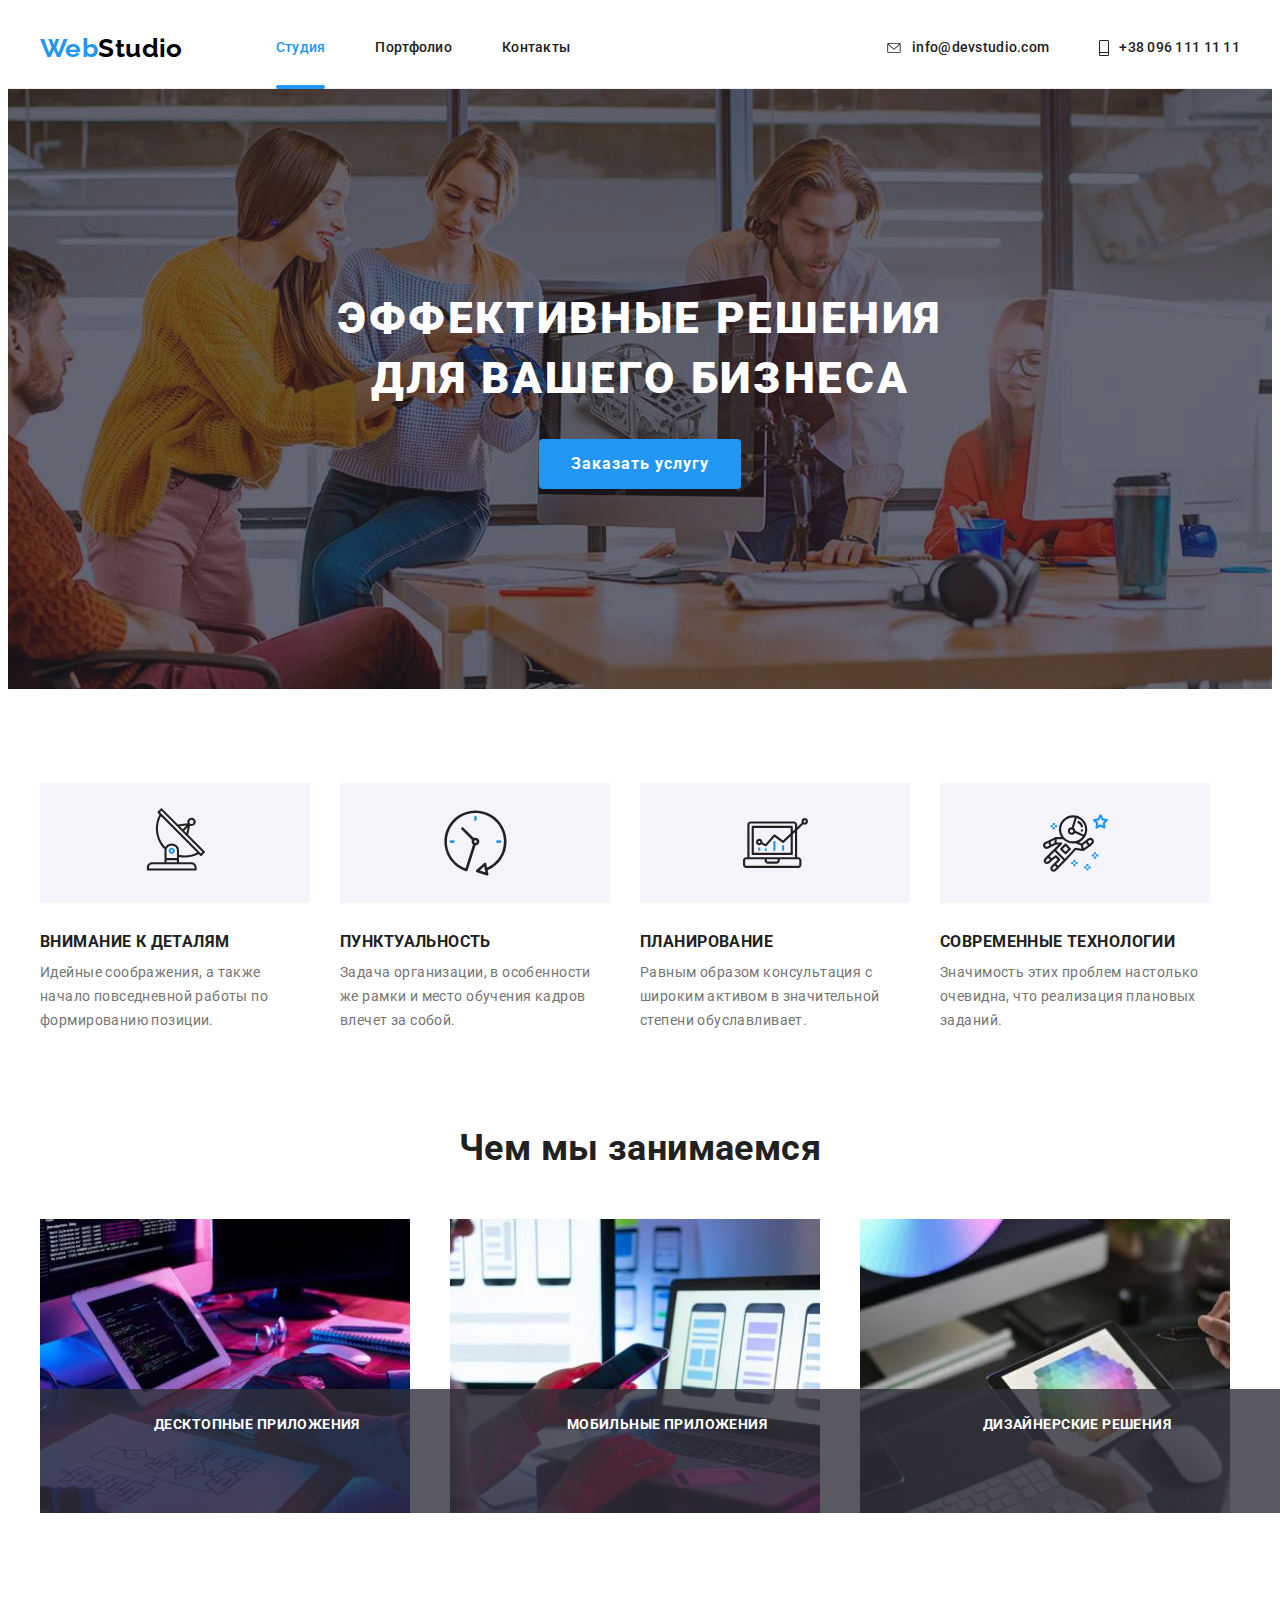
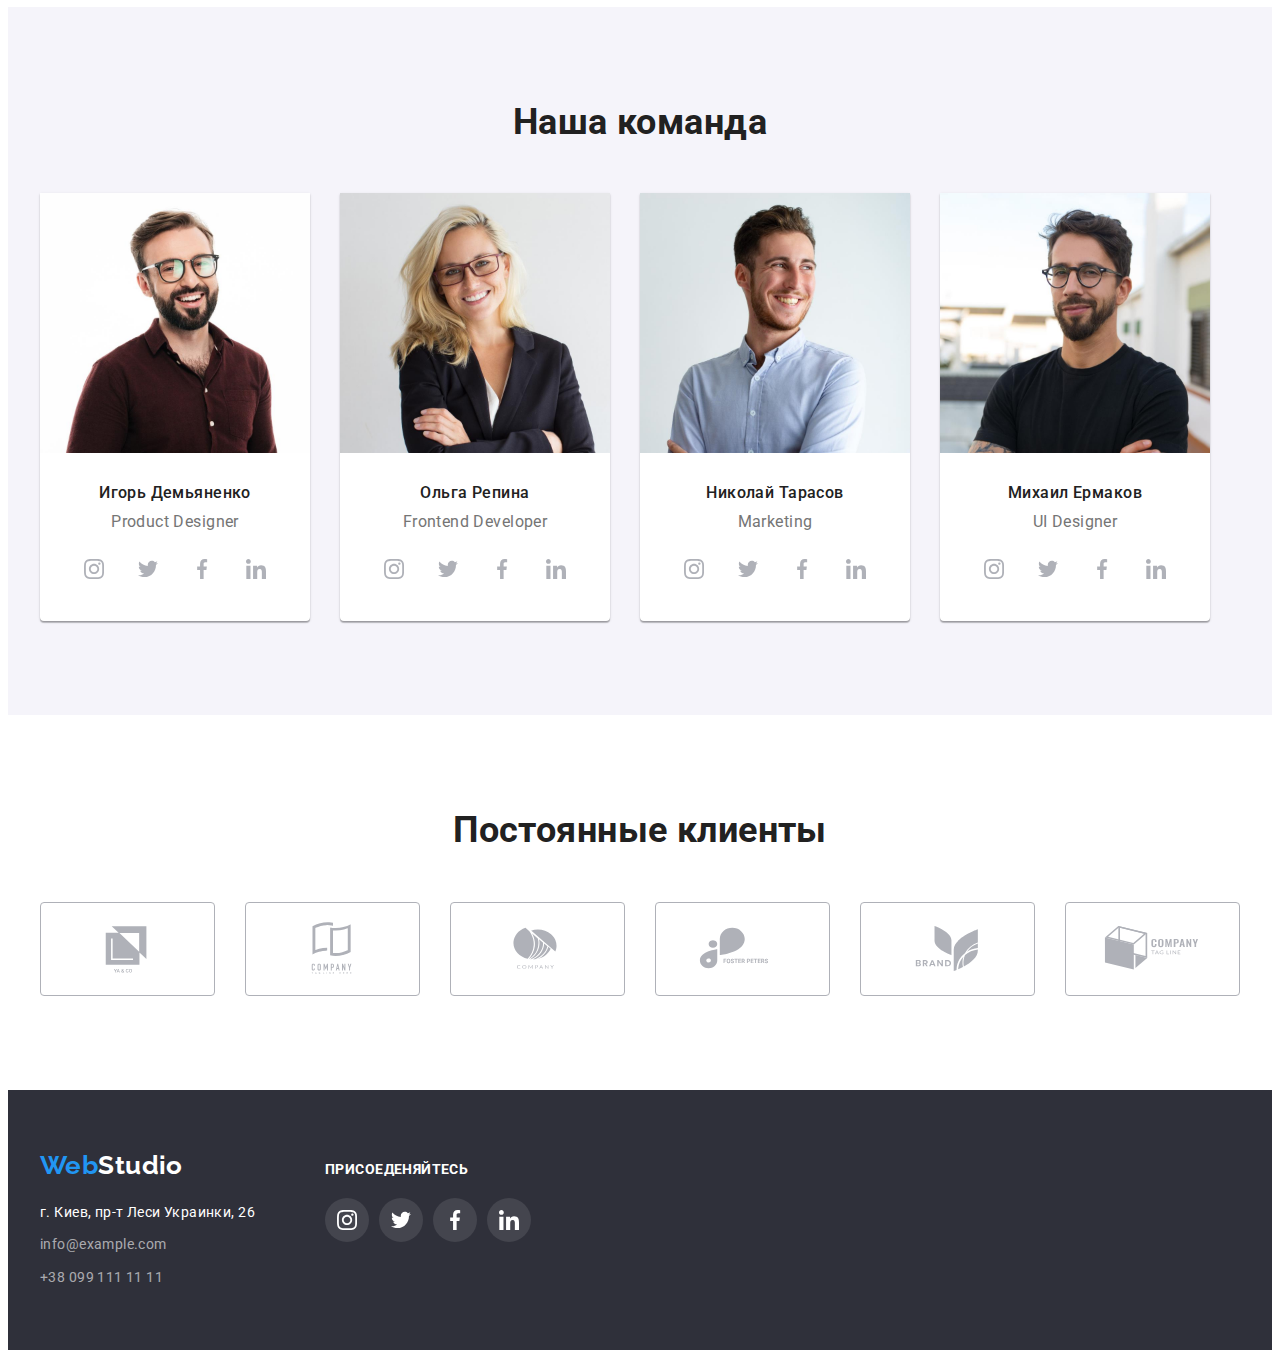
<file: index.html>
<!DOCTYPE html>
<html lang="ru">

<head>
    <meta charset="UTF-8">
    <meta http-equiv="X-UA-Compatible" content="IE=edge">
    <meta name="viewport" content="width=device-width, initial-scale=1.0">
    <title>Document</title>
    <link rel="preconnect" href="https://fonts.googleapis.com">
    <link rel="preconnect" href="https://fonts.gstatic.com" crossorigin>
    <link href="https://fonts.googleapis.com/css2?family=Raleway:wght@700&family=Roboto:wght@400;500;700;900&display=swap"
        rel="stylesheet">

    <link rel="stylesheet" href="https://cdnjs.cloudflare.com/ajax/libs/modern-normalize/1.1.0/modern-normalize.min.css"
        integrity="sha512-wpPYUAdjBVSE4KJnH1VR1HeZfpl1ub8YT/NKx4PuQ5NmX2tKuGu6U/JRp5y+Y8XG2tV+wKQpNHVUX03MfMFn9Q=="
        crossorigin="anonymous" referrerpolicy="no-referrer" />
    
    <link
        rel="stylesheet"
        href="https://cdnjs.cloudflare.com/ajax/libs/animate.css/4.1.1/animate.min.css"
      />

    <link rel="stylesheet" href="./css/styles.css">
</head>

<body>
    <header class="header">
        <div class="container header-container">
        <nav class="header-navigation">
            <a class="logo link" lang="en" href="">Web<span class="header-logo">Studio</span></a>
            <ul class="header-list list">
                <li class="header-item"><a class="header-link link current-link current" href="">Студия</a></li>
                <li class="header-item"><a class="header-link link" href="./portfolio.html">Портфолио</a></li>
                <li class="header-item"><a class="header-link link" href="">Контакты</a></li>
            </ul>
        </nav>
            <ul class="header-contact">
                <li class="header-item list">
                <a lang="en" class="header-link link" href="mailto:info@devstudio.com">
                    <svg class="header-icon" width="16" height="10">
                        <use href="./images/icons.svg#icon-envelope" ></use>   
                    </svg> 
                    info@devstudio.com
                </a>
                </li>
                <li class="header-item list">
                <a class="header-link link" href="tel:+380961111111">
                    <svg class="header-icon" width="10" height="16">
                        <use href="./images/icons.svg#icon-vector"></use>   
                    </svg> 
                    +38 096 111 11 11
                </a>
                </li>
            </ul>
        </div>
    </header>
    <main>
        <!-- Герой -->
        <section class="hero">
            <div class="container">
            <h1 class="hero-title">Эффективные решения для вашего бизнеса</h1>
            <button class="hero-btn " type="button" data-modal-open>Заказать услугу</button>
            </div>
        </section>
        <!-- Преимущества -->
        <section class="advantages section">
            <div class="container ">
            <h2 class="hidden">Преимущества</h2>
            <ul class="advantages-list list">
                <li class="advantages-card">
                    <div class="advantages-icon">
                    <svg width="65" height="70">
                        <use href="./images/icons.svg#icon-antenna"></use>   
                    </svg>
                    </div>
                    <h3 class="advantages-item">Внимание к деталям</h3>
                    <p class="advantages-link">Идейные соображения, а также начало повседневной работы по формированию позиции.</p>
                </li>
                <li class="advantages-card">
                    <div class="advantages-icon">
                    <svg width="65" height="70">
                        <use href="./images/icons.svg#icon-clock"></use>   
                    </svg>
                    </div>
                    <h3 class="advantages-item">Пунктуальность</h3>
                    <p class="advantages-link">Задача организации, в особенности же рамки и место обучения кадров влечет за собой.</p>
                </li>
                <li class="advantages-card">
                    <div class="advantages-icon">
                    <svg width="65" height="70">
                        <use href="./images/icons.svg#icon-diagrama"></use>   
                    </svg>
                    </div>
                    <h3 class="advantages-item">Планирование</h3>
                    <p class="advantages-link">Равным образом консультация с широким активом в значительной степени обуславливает.</p>
                </li>
                <li class="advantages-card">
                    <div class="advantages-icon">
                    <svg width="65" height="70">
                        <use href="./images/icons.svg#icon-astronaut"></use>   
                    </svg>
                    </div>  
                    <h3 class="advantages-item">Современные технологии</h3>
                    <p class="advantages-link">Значимость этих проблем настолько очевидна, что реализация плановых заданий.</p>
                </li>
            </ul>
            </div>
        </section>
        <!--Чем мы занимаемся-->
        <section class="work section">
            <div class="container">
            <h2 class="work-title">Чем мы занимаемся</h2>
            <ul class="work-list list">
                <li class="work-card"><img src="./images/img1.jpg" alt="печатает на клавиатуре" width="370" />
                <h3 class="work-list-text">ДЕСКТОПНЫЕ ПРИЛОЖЕНИЯ</h3>
                </li>
                <li class="work-card"><img src="./images/img2.jpg" alt="держит телефон" width="370" />
                <h3 class="work-list-text">МОБИЛЬНЫЕ ПРИЛОЖЕНИЯ</h3>
                </li>
                <li class="work-card"><img src="./images/img3.jpg" alt="играет на планшете" width="370" />
                <h3 class="work-list-text">ДИЗАЙНЕРСКИЕ РЕШЕНИЯ</h3>
                </li>
            </ul>
            </div>
        </section>
        <!-- Команда -->
        <section class="team section">
            <div class="container ">
            <h2 class="team-title">Наша команда</h2>
            <ul class="team-list list">
                <li class="team-card">
                    <img src="./images/team1.jpg" alt="парень в очках улыбается" width="270" />
                    <div class="team-content">
                        <h3 class="team-item">Игорь Демьяненко</h3>
                        <p class="team-link" lang="en">Product Designer</p>
                        <ul class="team-item-list social-list list">
                            <li class="social-item">
                                <a href="" class="social-link link">
                                    <svg class="social-icon">
                                        <use href="./images/icons.svg#icon-instagram"></use>   
                                    </svg>
                                </a>
                            </li> 
                            <li class="social-item">
                                <a href="" class="social-link link">
                                    <svg class="social-icon">
                                        <use href="./images/icons.svg#icon-twitter"></use>   
                                    </svg>
                                </a>
                            </li> 
                            <li class="social-item">
                                <a href="" class="social-link link">
                                    <svg class="social-icon">
                                        <use href="./images/icons.svg#icon-facebook"></use>   
                                    </svg>
                                </a>
                            </li> 
                            <li class="social-item">
                                <a href="" class="social-link link">
                                    <svg class="social-icon">
                                        <use href="./images/icons.svg#icon-linkedin"></use>   
                                    </svg>
                                </a>
                            </li>  
                        </ul>
                    </div>
                </li>
                <li class="team-card">
                    <img src="./images/team2.jpg" alt="девушка улыбается скрестив руки" width="270" />
                    <div class="team-content"> 
                        <h3 class="team-item">Ольга Репина</h3>
                        <p class="team-link" lang="en">Frontend Developer</p>
                        <ul class="team-item-list social-list list">
                            <li class="social-item">
                                <a href="" class="social-link link">
                                    <svg class="social-icon">
                                        <use href="./images/icons.svg#icon-instagram"></use>   
                                    </svg>
                                </a>
                            </li> 
                            <li class="social-item">
                                <a href="" class="social-link link">
                                    <svg class="social-icon">
                                        <use href="./images/icons.svg#icon-twitter"></use>   
                                    </svg>
                                </a>
                            </li> 
                            <li class="social-item">
                                <a href="" class="social-link link">
                                    <svg class="social-icon">
                                        <use href="./images/icons.svg#icon-facebook"></use>   
                                    </svg>
                                </a>
                            </li> 
                            <li class="social-item">
                                <a href="" class="social-link link">
                                    <svg class="social-icon">
                                        <use href="./images/icons.svg#icon-linkedin"></use>   
                                    </svg>
                                </a>
                            </li>  
                        </ul>
                    </div>   
                </li>
                <li class="team-card">
                    <img src="./images/team3.jpg" alt="парень улыбается смотря в сторону" width="270" />
                    <div class="team-content">
                        <h3 class="team-item">Николай Тарасов</h3>
                        <p class="team-link" lang="en">Marketing</p>
                        <ul class="team-item-list social-list list">
                            <li class="social-item">
                                <a href="" class="social-link link">
                                    <svg class="social-icon">
                                        <use href="./images/icons.svg#icon-instagram"></use>   
                                    </svg>
                                </a>
                            </li> 
                            <li class="social-item">
                                <a href="" class="social-link link">
                                    <svg class="social-icon">
                                        <use href="./images/icons.svg#icon-twitter"></use>   
                                    </svg>
                                </a>
                            </li> 
                            <li class="social-item">
                                <a href="" class="social-link link">
                                    <svg class="social-icon">
                                        <use href="./images/icons.svg#icon-facebook"></use>   
                                    </svg>
                                </a>
                            </li> 
                            <li class="social-item">
                                <a href="" class="social-link link">
                                    <svg class="social-icon">
                                        <use href="./images/icons.svg#icon-linkedin"></use>   
                                    </svg>
                                </a>
                            </li>  
                        </ul>
                    </div>    
                </li>
                <li class="team-card">
                    <img src="./images/team4.jpg" alt="парень в очках смотрит в камеру" width="270" />
                    <div class="team-content">
                        <h3 class="team-item">Михаил Ермаков</h3>
                        <p class="team-link" lang="en">UI Designer</p>
                        <ul class="team-item-list social-list list">
                            <li class="social-item">
                                <a href="" class="social-link link">
                                    <svg class="social-icon">
                                        <use href="./images/icons.svg#icon-instagram"></use>   
                                    </svg>
                                </a>
                            </li> 
                            <li class="social-item">
                                <a href="" class="social-link link">
                                    <svg class="social-icon">
                                        <use href="./images/icons.svg#icon-twitter"></use>   
                                    </svg>
                                </a>
                            </li> 
                            <li class="social-item">
                                <a href="" class="social-link link">
                                    <svg class="social-icon">
                                        <use href="./images/icons.svg#icon-facebook"></use>   
                                    </svg>
                                </a>
                            </li> 
                            <li class="social-item">
                                <a href="" class="social-link link">
                                    <svg class="social-icon">
                                        <use href="./images/icons.svg#icon-linkedin"></use>   
                                    </svg>
                                </a>
                            </li>  
                        </ul>
                    </div>
                </li>
            </ul>
            </div>
        </section>
        <!-- Постоянные клиенты -->
        <section class="clients">
            <div class="container section">
                <h1 class="clients-title">Постоянные клиенты</h1>
                <ul class="clients-list list">
                    <li class="clients-item" >
                        <a class="clients-icon link" href="/">
                        <svg width="106" height="60">
                            <use href="./images/icons.svg#icon-client1"></use>   
                        </svg>
                        </a>
                    </li>
                    <li class="clients-item">
                        <a class="clients-icon link" href="/">
                        <svg width="106" height="60">
                            <use href="./images/icons.svg#icon-client2"></use>   
                        </svg>
                        </a>
                    </li>
                    <li class="clients-item">
                        <a class="clients-icon link" href="/">
                        <svg width="106" height="60">
                            <use href="./images/icons.svg#icon-client3"></use>   
                        </svg>
                        </a>
                    </li>
                    <li class="clients-item">
                        <a class="clients-icon link" href="/">
                        <svg width="106" height="60">
                            <use href="./images/icons.svg#icon-client4"></use>   
                        </svg>
                        </a>
                    </li>
                    <li class="clients-item">
                        <a class="clients-icon link" href="/">
                        <svg width="106" height="60">
                            <use href="./images/icons.svg#icon-client5"></use>   
                        </svg>
                        </a>
                    </li>
                    <li class="clients-item">
                        <a class="clients-icon link" href="/">
                        <svg width="106" height="60">
                            <use href="./images/icons.svg#icon-client6"></use>   
                        </svg>
                        </a>
                    </li>
                </ul>

            </div>
        </section>
    </main>
    <footer class="footer">
        <div class="container footer-info">
            <div class="footer-contact">
            <a class="logo link" lang="en" href="">Web<span class="footer-logo">Studio</span></a>
            <address class="adrress-list">
            <ul class="footer-list">
                <li class="footer-item list"><a class="adress-link link" href="">г. Киев, пр-т Леси Украинки, 26</a></li>
                <li class="footer-item list"><a class="adrress-item link" href="mailto:info@example.com">info@example.com</a></li>
                <li class="footer-item list"><a class="adrress-item link" href="tel:+380991111111">+38 099 111 11 11</a></li>
            </ul>
            </address>
            </div>
            <div class="footer-contact ">
            <h4 class="foter-social-title">ПРИСОЕДЕНЯЙТЕСЬ</h4>
            <ul class="foter-social-list social-list list">
                <li class="social-item">
                    <a href="" class="footer-social-link link">
                        <svg class="footer-icon">
                            <use href="./images/icons.svg#icon-instagram"></use>   
                        </svg>
                    </a>
                </li> 
                <li class="social-item">
                    <a href="" class="footer-social-link link">
                        <svg class="footer-icon">
                            <use href="./images/icons.svg#icon-twitter"></use>   
                        </svg>
                    </a>
                </li> 
                    <li class="social-item">
                        <a href="" class="footer-social-link link">
                            <svg class="footer-icon">
                                <use href="./images/icons.svg#icon-facebook"></use>   
                            </svg>
                        </a>
                    </li> 
                    <li class="social-item">
                        <a href="" class="footer-social-link link">
                            <svg class="footer-icon">
                                <use href="./images/icons.svg#icon-linkedin"></use>   
                            </svg>
                        </a>
                    </li>  
            </ul>
            </div>   
        </div>
    </footer>
    <div class="backdrop is-hidden" data-modal>
        <div class="modal">
            <button type="button" class="close-btn" data-modal-close>
                <svg class="icon-close" width="18" height="18">
                    <use href="./images/icons.svg#icon-close"></use>   
                </svg>
            </button>
        </div>
    </div>
    <script src="./js/modal.js"></script>
</body>
</html>
</file>
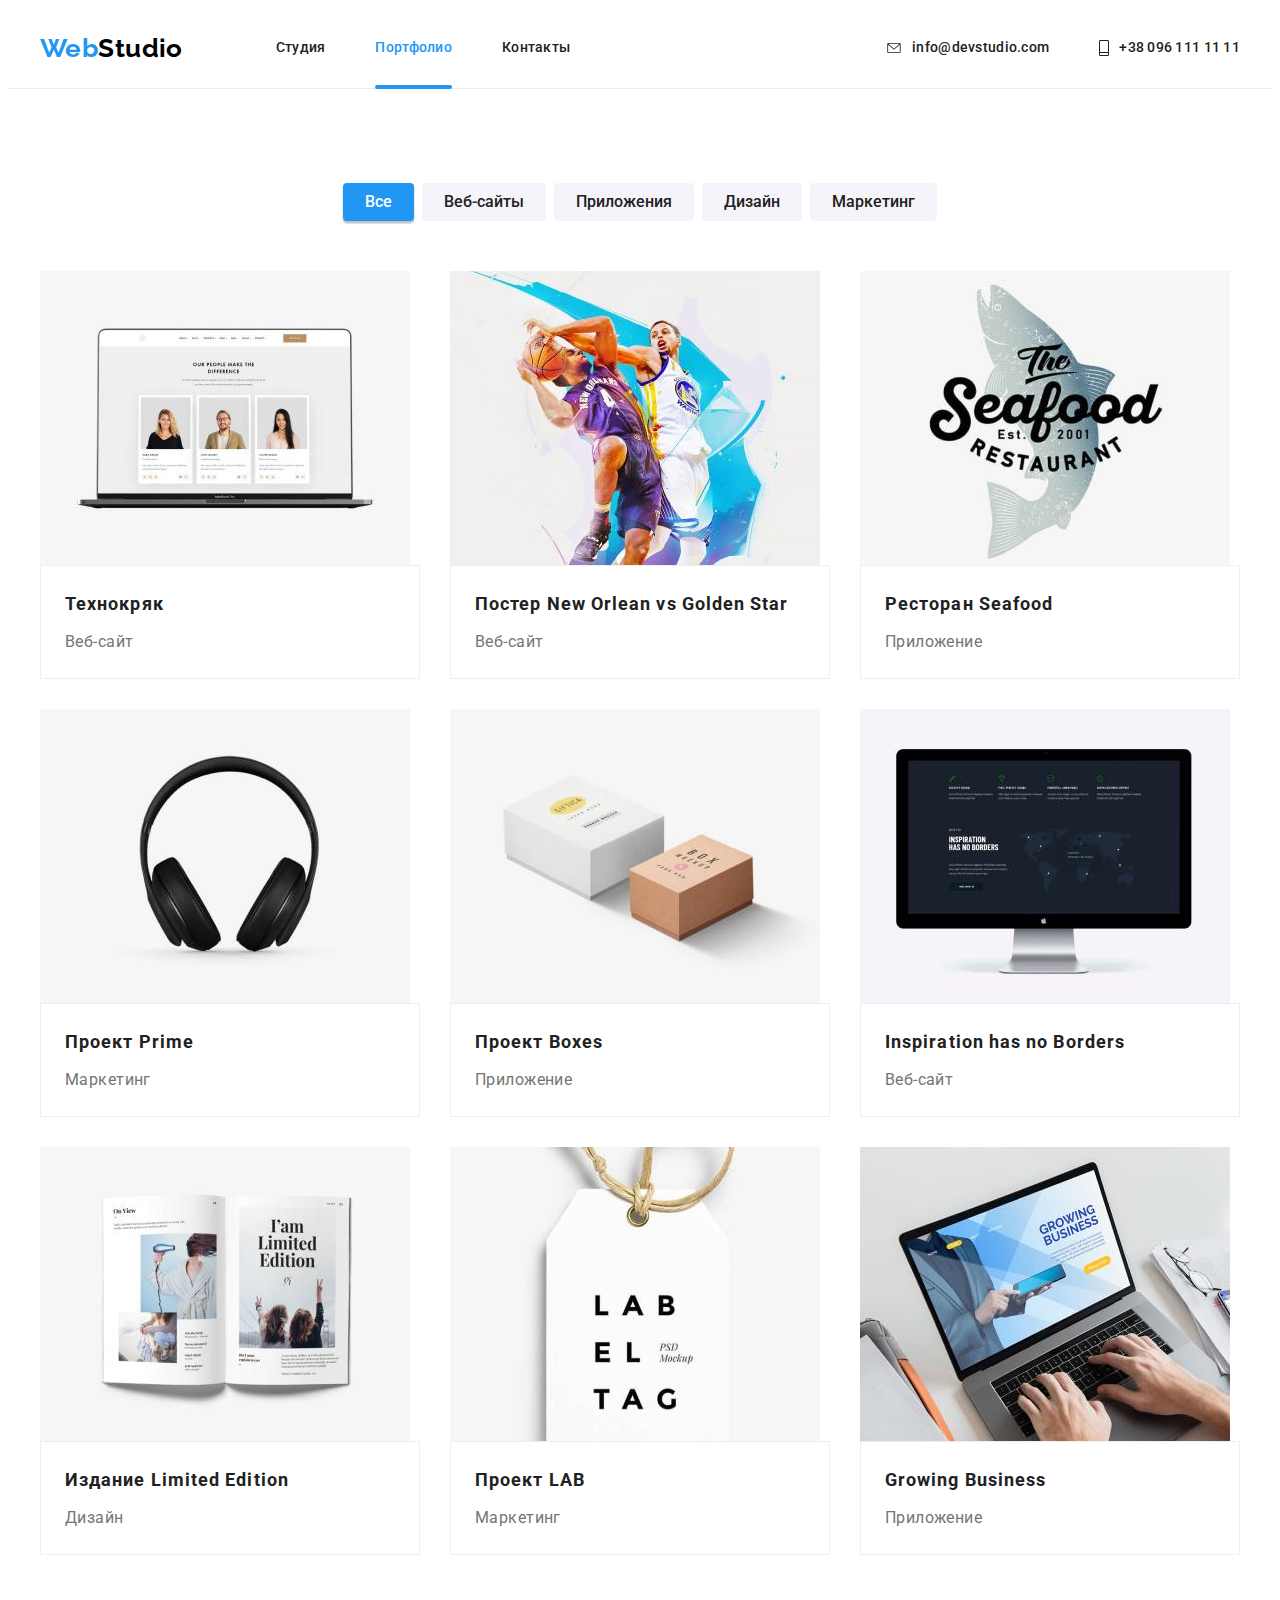
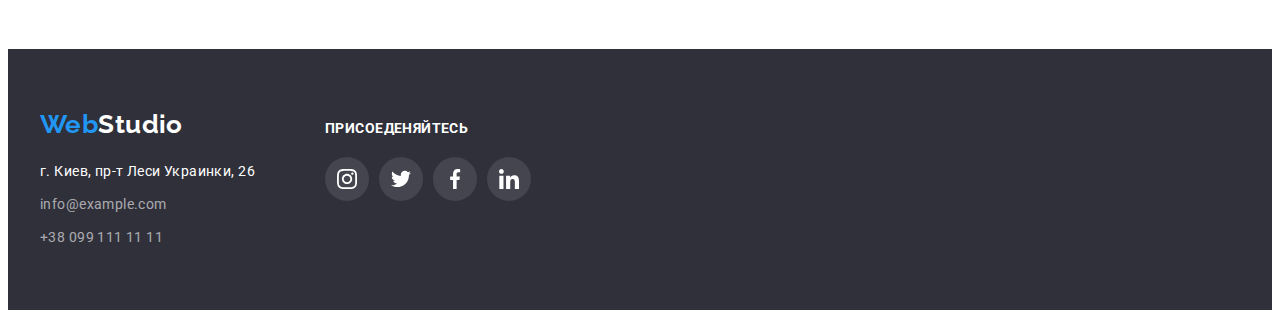
<file: portfolio.html>
<!DOCTYPE html>
<html lang="ru">

<head>
    <meta charset="UTF-8">
    <meta http-equiv="X-UA-Compatible" content="IE=edge">
    <meta name="viewport" content="width=device-width, initial-scale=1.0">
    <title>Document</title>
    <link rel="preconnect" href="https://fonts.googleapis.com">
    <link rel="preconnect" href="https://fonts.gstatic.com" crossorigin>
    <link
        href="https://fonts.googleapis.com/css2?family=Raleway:wght@700&family=Roboto:wght@400;500;700;900&display=swap"
        rel="stylesheet">

    <link rel="stylesheet" href="https://cdnjs.cloudflare.com/ajax/libs/modern-normalize/1.1.0/modern-normalize.min.css"
        integrity="sha512-wpPYUAdjBVSE4KJnH1VR1HeZfpl1ub8YT/NKx4PuQ5NmX2tKuGu6U/JRp5y+Y8XG2tV+wKQpNHVUX03MfMFn9Q=="
        crossorigin="anonymous" referrerpolicy="no-referrer" />

    <link rel="stylesheet" href="./css/styles.css">
</head>

<body>
    <header class="header">
        <div class="container header-container">
        <nav class="header-navigation">
            <a class="logo link" lang="en" href="">Web<span class="header-logo">Studio</span></a>
            <ul class="header-list list">
                <li class="header-item"><a class="header-link link" href="./index.html">Студия</a></li>
                <li class="header-item"><a class="header-link link current-link current" href="">Портфолио</a></li>
                <li class="header-item"><a class="header-link link" href="">Контакты</a></li>
            </ul>
        </nav>
        <ul class="header-contact">
            <li class="header-item list">
            <a lang="en" class="header-link link" href="mailto:info@devstudio.com">
                <svg class="header-icon" width="16" height="10">
                    <use href="./images/icons.svg#icon-envelope" ></use>   
                </svg> 
                info@devstudio.com
            </a>
            </li>
            <li class="header-item list">
            <a class="header-link link" href="tel:+380961111111">
                <svg class="header-icon" width="10" height="16">
                    <use href="./images/icons.svg#icon-vector"></use>   
                </svg> 
                +38 096 111 11 11
            </a>
            </li>
        </ul>
        </div>
    </header>
    <main>
        <!-- Галерея -->
        <section class="prtfolio section">
            <div class="container">
            <h1 class="hidden">Портфолио</h1>
            <ul class="button-list list">
                <li class="button-item"><button class="gallery-btn current-btn" type="button">Все</button></li>
                <li class="button-item"><button class="gallery-btn" type="button">Веб-сайты</button></li>
                <li class="button-item"><button class="gallery-btn" type="button">Приложения</button></li>
                <li class="button-item"><button class="gallery-btn" type="button">Дизайн</button></li>
                <li class="button-item"><button class="gallery-btn" type="button">Маркетинг</button></li>
            </ul>
            <ul class="gallery-list list">
                <li class="gallery-card">
                    <a class="link gallery-link" href="" target="_blank" rel="noopener noreferrer">
                        <div class="gallery-top-wrapper">
                        <img src="./images/portfolio1.jpg" alt="открытый ноутбук" width="370"/>
                        <p class="gallery-text">Технокряк это современная площадка распространения коронавируса. Компании используют эту платформу для цифрового шпионажа и атак на защищённые сервера конкурентов.</p>
                        </div>
                        <div class="gallery-content">
                            <h2 class="gallery-title">Технокряк</h2>
                            <p class="gallery-item">Веб-сайт</p>
                        </div>
                    </a>
                </li>
                <li class="gallery-card">
                    <a class="link gallery-link" href="" target="_blank" rel="noopener noreferrer">
                        <div class="gallery-top-wrapper">
                        <img src="./images/portfolio2.jpg" alt="баскетболисты прыгают с мячем" width="370" />
                        <p class="gallery-text">Технокряк это современная площадка распространения коронавируса. Компании используют эту платформу для цифрового шпионажа и атак на защищённые сервера конкурентов.</p>
                        </div>
                        <div class="gallery-content">
                            <h2 class="gallery-title" lang="en">Постер New Orlean vs Golden Star</h2>
                            <p class="gallery-item">Веб-сайт</p>
                        </div>

                    </a>
                </li>
                <li class="gallery-card">
                    <a class="link gallery-link" href="" target="_blank" rel="noopener noreferrer">
                        <div class="gallery-top-wrapper">
                        <img src="./images/portfolio3.jpg" alt="логотип" width="370" />
                        <p class="gallery-text">Технокряк это современная площадка распространения коронавируса. Компании используют эту платформу для цифрового шпионажа и атак на защищённые сервера конкурентов.</p>
                        </div>
                        <div class="gallery-content">
                            <h2 class="gallery-title" lang="en">Ресторан Seafood</h2>
                            <p class="gallery-item">Приложение</p>
                        </div>
                    </a>
                </li>
                <li class="gallery-card">
                    <a class="link gallery-link" href="" target="_blank" rel="noopener noreferrer">
                        <div class="gallery-top-wrapper">
                        <img src="./images/portfolio4.jpg" alt="наушники" width="370" />
                        <p class="gallery-text">Технокряк это современная площадка распространения коронавируса. Компании используют эту платформу для цифрового шпионажа и атак на защищённые сервера конкурентов.</p>
                        </div>
                        <div class="gallery-content">
                            <h2 class="gallery-title" lang="en">Проект Prime</h2>
                            <p class="gallery-item">Маркетинг</p>
                        </div>
                    </a>
                </li>
                <li class="gallery-card">
                    <a class="link gallery-link" href="" target="_blank" rel="noopener noreferrer">
                        <div class="gallery-top-wrapper">
                        <img src="./images/portfolio5.jpg" alt="коробки" width="370" />
                        <p class="gallery-text">Технокряк это современная площадка распространения коронавируса. Компании используют эту платформу для цифрового шпионажа и атак на защищённые сервера конкурентов.</p>
                        </div>
                        <div class="gallery-content">
                            <h2 class="gallery-title" lang="en">Проект Boxes</h2>
                            <p class="gallery-item">Приложение</p>
                        </div>
                    </a>
                </li>
                <li class="gallery-card">
                    <a class="link gallery-link" href="" target="_blank" rel="noopener noreferrer">
                        <div class="gallery-top-wrapper">
                        <img src="./images/portfolio6.jpg" alt="монитор" width="370" />
                        <p class="gallery-text">Технокряк это современная площадка распространения коронавируса. Компании используют эту платформу для цифрового шпионажа и атак на защищённые сервера конкурентов.</p>
                        </div>
                        <div class="gallery-content">
                            <h2 class="gallery-title" lang="en">Inspiration has no Borders</h2>
                            <p class="gallery-item">Веб-сайт</p>
                        </div>
                    </a>
                </li>
                <li class="gallery-card">
                    <a class="link gallery-link" href="" target="_blank" rel="noopener noreferrer">
                        <div class="gallery-top-wrapper">
                        <img src="./images/portfolio7.jpg" alt="открытая книга" width="370" />
                        <p class="gallery-text">Технокряк это современная площадка распространения коронавируса. Компании используют эту платформу для цифрового шпионажа и атак на защищённые сервера конкурентов.</p>
                        </div>
                        <div class="gallery-content">
                            <h2 class="gallery-title" lang="en">Издание Limited Edition</h2>
                            <p class="gallery-item">Дизайн</p>
                        </div>
                    </a>
                </li>
                <li class="gallery-card">
                    <a class="link gallery-link" href="" target="_blank" rel="noopener noreferrer">
                        <div class="gallery-top-wrapper">
                        <img src="./images/portfolio8.jpg" alt="бирка" width="370" />
                        <p class="gallery-text">Технокряк это современная площадка распространения коронавируса. Компании используют эту платформу для цифрового шпионажа и атак на защищённые сервера конкурентов.</p>
                        </div>
                        <div class="gallery-content">
                            <h2 class="gallery-title" lang="en">Проект LAB</h2>
                            <p class="gallery-item">Маркетинг</p>
                        </div>
                    </a>
                </li>
                <li class="gallery-card">
                    <a class="link gallery-link" href="" target="_blank" rel="noopener noreferrer">
                        <div class="gallery-top-wrapper">
                        <img src="./images/portfolio9.jpg" alt="печатает на ноутбуке" width="370" />
                        <p class="gallery-text">Технокряк это современная площадка распространения коронавируса. Компании используют эту платформу для цифрового шпионажа и атак на защищённые сервера конкурентов.</p>
                        </div>
                        <div class="gallery-content">
                            <h2 class="gallery-title" lang="en">Growing Business</h2>
                            <p class="gallery-item">Приложение</p>
                        </div>
                    </a>
                </li>
            </ul>
        </div>
        </section>
    </main>
    <footer class="footer">
        <div class="container footer-info">
            <div class="footer-contact">
            <a class="logo link" lang="en" href="">Web<span class="footer-logo">Studio</span></a>
            <address class="adrress-list">
            <ul class="footer-list">
                <li class="footer-item list"><a class="adress-link link" href="">г. Киев, пр-т Леси Украинки, 26</a></li>
                <li class="footer-item list"><a class="adrress-item link" href="mailto:info@example.com">info@example.com</a></li>
                <li class="footer-item list"><a class="adrress-item link" href="tel:+380991111111">+38 099 111 11 11</a></li>
            </ul>
            </address>
            </div>
            <div class="footer-contact ">
            <h4 class="foter-social-title">ПРИСОЕДЕНЯЙТЕСЬ</h4>
            <ul class="foter-social-list social-list list">
                <li class="social-item">
                    <a href="" class="footer-social-link link">
                        <svg class="footer-icon">
                            <use href="./images/icons.svg#icon-instagram"></use>   
                        </svg>
                    </a>
                </li> 
                <li class="social-item">
                    <a href="" class="footer-social-link link">
                        <svg class="footer-icon">
                            <use href="./images/icons.svg#icon-twitter"></use>   
                        </svg>
                    </a>
                </li> 
                    <li class="social-item">
                        <a href="" class="footer-social-link link">
                            <svg class="footer-icon">
                                <use href="./images/icons.svg#icon-facebook"></use>   
                            </svg>
                        </a>
                    </li> 
                    <li class="social-item">
                        <a href="" class="footer-social-link link">
                            <svg class="footer-icon">
                                <use href="./images/icons.svg#icon-linkedin"></use>   
                            </svg>
                        </a>
                    </li>  
            </ul>
            </div>   
        </div>
    </footer>
</body>

</html>
</file>
<file: css/styles.css>
:root {
  --primary-title-color: #ffffff;
  --secondary-title-color: #212121;
  --primary-text-color: #757575;
  --secondary-text-color: #ffffff;
  --accent-color: #2196f3;
  --border-color: #ececec;
  --bg-color: #F5F4FA;
  --primery-icon-color: #AFB1B8;
}

p,
h1,
h2,
h3,
h4,
h5,
h6 {
  margin: 0;
}
ul {
  margin: 0;
  padding-left: 0;
}

img {
  display: block;
  max-width: 100%;
  height: auto;
}

body {
  font-family: "Roboto", sans-serif;
  font-size: 14px;
  letter-spacing: 0.03em;
  color: var(--primary-text-color);
  background-color: var(--primary-title-color);
}

.link {
  text-decoration: none;
  color: inherit;
}

.list {
  list-style: none;
}
.container {
  width: 1200px;
  margin: 0 auto;
  padding-left: 15px;
  padding-right: 15px;
}

.section {
  padding-top: 94px;
  padding-bottom: 94px;
}

.hidden {
  position: absolute;
  width: 1px;
  height: 1px;
  margin: -1px;
  padding: 0;
  overflow: hidden;
  border: 0;
  clip: rect(0 0 0 0);
}

/* HEADER */

.header{
  border-bottom: 1px solid var(--border-color);
}

.header-container {
  display: flex;
  align-items: center;
}

.header-navigation {
  display: flex;
  align-items: center;
  
}
.header-navigation .logo{
  margin-right: 93px;
}

.header-list {
  display: flex;
}

.header-item:not(:last-child){
  margin-right: 50px;
}

.logo {
  font-family: "Raleway", sans-serif;
  font-weight: 700;
  font-size: 26px;
  line-height: 1.19;
  color: var(--accent-color);
}

.header-logo {
  color: #000000;
}

.header-contact {
  display: flex;
  margin-left: auto;
  color: var(--primary-text-color);
  
}

.header-item {
  display: flex;
  padding: 32px 0;
  line-height: 1.14;
  letter-spacing: 0.02em;
}

.header-link {
  font-weight: 500;
  line-height: 1.14;
  color: var(--secondary-title-color);
  display: flex;
  align-items: center;
  position: relative;
  transition: color 250ms cubic-bezier(0.4, 0, 0.2, 1);
}

.header-contact-item{
  color: var(--primary-text-color);
}

.header-link:hover,
.header-link:focus,
.current-link {
  color: var(--accent-color);
}

.header-icon{
  fill: var(--primary-text-color);
  margin-right: 10px;
  fill: currentColor;
}

.current::after{
  content: '';
  position: absolute;
  width: 100%;
  height: 4px;
  border-radius: 2px; 
  background-color: var(--accent-color);
  display: block;
  bottom: -33px;
}

/* HERO */
.hero {
  background-image: linear-gradient(to right, rgba(47, 48, 58, 0.4), 
  rgba(47, 48, 58, 0.4)), url(../images/hero.jpg);
  background-repeat: no-repeat;
  background-position: center;
  background-size: cover;
  
  text-align: center;
  padding-top: 200px;
  padding-bottom: 200px;
}
.hero-title {
  margin: 0 auto;
  max-width: 696px;
  margin-bottom: 30px;

  font-weight: 900;
  font-size: 44px;
  line-height: 1.36;
  letter-spacing: 0.06em;
  text-transform: uppercase;
  color: var(--primary-title-color);
}

.hero-btn {
  padding: 10px 32px;
  display: inline-block;
  align-items: center;
  text-align: center;
  margin: 0 auto;
  border: 0;
  border-radius: 4px;

  font-family: inherit;
  font-weight: 700;
  font-size: 16px;
  line-height: 1.88;
  letter-spacing: 0.06em;
  color: var(--primary-title-color);
  background-color: var(--accent-color);
  cursor: pointer;
  transition: color 250ms cubic-bezier(0.4, 0, 0.2, 1), 
  background-color 250ms cubic-bezier(0.4, 0, 0.2, 1);

}

.hero-btn:hover,
.hero-btn:focus {
  font-family: inherit;
  font-weight: 700;
  font-size: 16px;
  line-height: 1.88;
  letter-spacing: 0.06em;
  color: var(--primary-title-color);
  background-color: var(--accent-color);
}

/* ANDVANTAGES */

.advantages-list {
  display: flex;
  flex-wrap: wrap;
  align-items: center;
  margin-left: -30px;
  margin-top: -30px;
  
}
.advantages-card{
  max-width: 270px;
  margin-left: 30px;
  margin-top: 30px;
  flex-basis: calc(100% / 4 - 30px);

}
.advantages-item {
  margin-bottom: 10px;
  font-weight: 700;
  line-height: 1.14;
  text-transform: uppercase;
  color: var(--secondary-title-color);
  
}

.advantages-link {
  font-weight: 400;
  line-height: 1.71;
}

.advantages-icon{
  display: flex;
  justify-content: center;
  align-items: center;
  background-color: var(--bg-color);
  height: 120px;
  margin-bottom: 30px;
}

/* WORK */

.work {
  padding-top: 0;
}

.work-title {
  text-align: center;
  margin-bottom: 50px;
  font-weight: 700;
  font-size: 36px;
  line-height: 1.17;
  color: var(--secondary-title-color);
}

.work-list {
  display: flex;
  flex-wrap: wrap;
  align-items: center;
  margin-left: -30px;
  margin-top: -30px;
}
.work-card {
  margin-left: 30px;
  margin-top: 30px;
  flex-basis: calc(100% / 3 - 30px);
  position: relative;
}

.work-list-text{
  font-size: 14px;
  color:var(--secondary-text-color);
  background: rgba(47, 48, 58, 0.8);
  text-align: center;
  padding: 27px;
  position: absolute;
  bottom: 0;
  left: 0;
  height: 70px;
  width: 100%;
}

/* TEAM */

.team{
  background: var(--bg-color);
}

.team-list {
  display: flex;
  flex-wrap: wrap;
  align-items: center;
  margin-left: -30px;
  margin-top: -30px;
} 

.team-card {
  max-width: 270px;
  margin-left: 30px;
  margin-top: 30px;
  flex-basis: calc(100% / 4 - 30px);
  box-shadow: 0px 1px 3px rgba(0, 0, 0, 0.12),
  0px 1px 1px rgba(0, 0, 0, 0.14), 0px 2px 1px rgba(0, 0, 0, 0.2);
  border-radius: 0px 0px 4px 4px;
  background-color: var(--primary-title-color);
}

.team-title {
  text-align: center;
  padding-bottom: 50px;
  font-weight: 700;
  font-size: 36px;
  line-height: 1.17;
  color: var(--secondary-title-color);
}

.team-item {
  margin-bottom: 10px;

  font-weight: 500;
  font-size: 16px;
  line-height: 1.19;
  text-align: center;
  color: var(--secondary-title-color);
}

.team-content{
  padding: 30px 30px;
}

.team-link {
  font-weight: 400;
  font-size: 16px;
  line-height: 1.19;
  text-align: center;
  margin-bottom: 16px;
  display: flex;
  align-items: center;
  justify-content: center;
}

.social-list{
  display: flex;
  justify-content: center;
}

.social-item{
  display: flex;
  width: 44px;
  height: 44px;
  border-radius: 50%;
}

.social-item + .social-item{
  margin-left: 10px;
}

.social-link{
  display: flex;
  align-items: center;
  justify-content: center;
  width: 100%;
  height: 100%;
  border-radius: 50%;
  transition: background-color 250ms cubic-bezier(0.4, 0, 0.2, 1);
}

.social-icon{
  width: 20px;
  height: 20px;
  fill: var(--primery-icon-color);
  transition: fill 250ms cubic-bezier(0.4, 0, 0.2, 1);
}

.social-link:hover,
.social-link:focus{
  background-color: var(--accent-color);
}

.social-link:hover .social-icon,
.social-link:focus .social-icon{
  fill: var(--secondary-text-color);
}


/* CLIENTS */

.clients-title{
  text-align: center;
  font-weight: 700;
  font-size: 36px;
  line-height: 1.17;
  color: var(--secondary-title-color);
  margin-bottom: 50px;
}

.clients-list{
  display: flex;
  flex-wrap: wrap;
  align-items: center;
  margin-left: -30px;
  margin-top: -30px;
}

.clients-item{
  margin-left: 30px;
  margin-top: 30px;
  flex-basis: calc(100% / 6 - 30px);
  transition: outline 250ms cubic-bezier(0.4, 0, 0.2, 1);
}

.clients-icon{ 
  display: flex;
  justify-content: center;
  align-items: center;
  height: 92px;
  border: 1px solid var(--primery-icon-color);
  border-radius: 4px 4px 4px 4px;
  fill: var(--primery-icon-color);
  transition: fill 250ms cubic-bezier(0.4, 0, 0.2, 1), 
  border 250ms cubic-bezier(0.4, 0, 0.2, 1);
}


.clients-icon:hover,
.clients-icon:focus{
 border: 1px solid var(--accent-color);
 fill: var(--accent-color);
}


/* FOOTER */

.footer .logo {
  display: block;
  margin-bottom: 20px;
}

.footer {
  display: flex;
  padding-top: 60px;
  padding-bottom: 60px;
  background-color: #2f303a;
}

.footer-item:not(:last-child){
  margin-bottom: 9px;
}

.footer-logo {
  color: var(--secondary-text-color);
}
.adrress-item {
  font-style: normal;
  line-height: 1.71;
  color: rgba(255, 255, 255, 0.6);
}

.adress-link {
  font-style: normal;
  line-height: 1.71;
  color: var(--secondary-text-color);
  transition: color 250ms ease;
}
.adrress-item:hover,
.adrress-item:focus,
.adress-link:hover,
.adress-link:focus {
  color: var(--accent-color);
}

.footer-info{
  display: flex;
  align-items: baseline;
}

.footer-contact:not(last-child){
  margin-right: 70px;
}


.foter-social-title{
  margin-bottom: 20px;
  font-weight: 700;
  line-height: 1.14;
  text-transform: uppercase;
  color: var(--secondary-text-color);
}

.footer-social-list{
  max-width: 200px;
}

.footer-social-link{
  display: flex;
  align-items: center;
  justify-content: center;
  width: 100%;
  height: 100%;
  border-radius: 50%;
  background-color: rgba(255, 255, 255, 0.10);
  transition: background-color 250ms cubic-bezier(0.4, 0, 0.2, 1)t;
}

.footer-icon{
  width: 20px;
  height: 20px;
  fill: var(--secondary-text-color);
}

.footer-social-link:hover,
.footer-social-link:focus{
  background-color: var(--accent-color);
}




/* PORTFOLIO */

/* GALLERY */


.button-list {
  display: flex;
  flex-wrap: wrap;
  align-items: center;
  justify-content: center;
  margin-bottom: 50px;
}

.button-item:not(:last-child){
  margin-right: 8px;
}

.gallery-list{
  display: flex;
  flex-wrap: wrap;
  align-items: center;
  margin-left: -30px;
  margin-top: -30px;
}

.gallery-card{
  margin-left: 30px;
  margin-top: 30px;
  flex-basis: calc(100% /3 - 30px);
}

.gallery-content {
  padding: 20px 24px;
  border: 1px solid #EEEEEE;
}

.gallery-link{
display: block;
transition: box-shadow 250ms ease-in-out;
}

.gallery-link:hover,
.gallery-link:focus,
.gallery-link:active{
  box-shadow: 0px 1px 1px rgba(0, 0, 0, 0.12), 0px 4px 4px rgba(0, 0, 0, 0.06), 1px 4px 6px rgba(0, 0, 0, 0.16);
  outline: none;
  
}



.gallery-title {
  margin-bottom: 4px;
  font-weight: 700;
  font-size: 18px;
  line-height: 2;
  letter-spacing: 0.06em;
  color: var(--secondary-title-color);
}
.gallery-item {
  font-size: 16px;
  line-height: 2;
}

.gallery-btn {
  display: inline-block;
  align-items: center;
  text-align: center;
  border: 0;
  border-radius: 4px;
  height: 38px;
  padding: 6px 22px;

  font-family: inherit;
  font-weight: 500;
  font-size: 16px;
  line-height: 1.62;
  color: var(--secondary-title-color);
  background-color: var(--bg-color);
  cursor: pointer;
  transition: color 250ms cubic-bezier(0.4, 0, 0.2, 1), 
  background-color 250ms cubic-bezier(0.4, 0, 0.2, 1);
}

.gallery-btn:hover,
.gallery-btn:focus,
.current-btn {
  color: var(--secondary-text-color);
  background-color: var(--accent-color);
  box-shadow: 0px 3px 1px rgba(0, 0, 0, 0.1), 0px 1px 2px rgba(0, 0, 0, 0.08), 0px 2px 2px rgba(0, 0, 0, 0.12);
}
.gallery-top-wrapper{
  position: relative;
  overflow: hidden;
}

.gallery-link:hover .gallery-text,
.gallery-link:focus .gallery-text{
  transform: translateY(0);
  opacity: 1;
}

.gallery-text{
  font-weight: 400;
  font-size: 18px;
  line-height: 28px;
  color: var(--secondary-text-color);
  background: rgba(33, 150, 243, 0.9);
  padding: 63px 24px;
  position: absolute;
  opacity: 0;
  top: 0;
  left: 0;
  height: 100%;
  width: 100%;
  transform: translateY(100%);
  transition: transform 250ms cubic-bezier(0.4, 0, 0.2, 1), 
  opacity 250ms cubic-bezier(0.4, 0, 0.2, 1);
}








.backdrop{
  position: fixed;
  background-color: rgba(0, 0, 0, 0.2);;
  width: 100vw;
  height: 100vh;
  top: 0;
  display: flex;
  align-items: center;
  justify-content: center;
  transition: opacity 250ms cubic-bezier(0.4, 0, 0.2, 1), 
  visibility 250ms cubic-bezier(0.4, 0, 0.2, 1);
}

.backdrop.is-hidden{
  opacity: 0;
  visibility: hidden;
  pointer-events: none;
}

.backdrop.is-hidden .modal{
  transform: scale(2);
  opacity: 0;
}

.modal{
  width: 528px;
  height: 581px;
  background-color: var(--bg-color);
  border-radius: 4px;
  position: relative;
  opacity: 1;
  transform: scale(1);
  transition: transform 250ms cubic-bezier(0.4, 0, 0.2, 1), 
  opacity 250ms cubic-bezier(0.4, 0, 0.2, 1);
}

.close-btn{
  position: absolute;
  right: 8px;
  top: 8px;
  background: transparent;
  border-radius: 50%;
  width: 30px;
  height: 30px;
  border: 1px solid rgba(0, 0, 0, 0.1);
  display: flex;
  align-items: center;
  justify-content: center;
}

.icon-close{
  fill: #000000;
}
</file>
